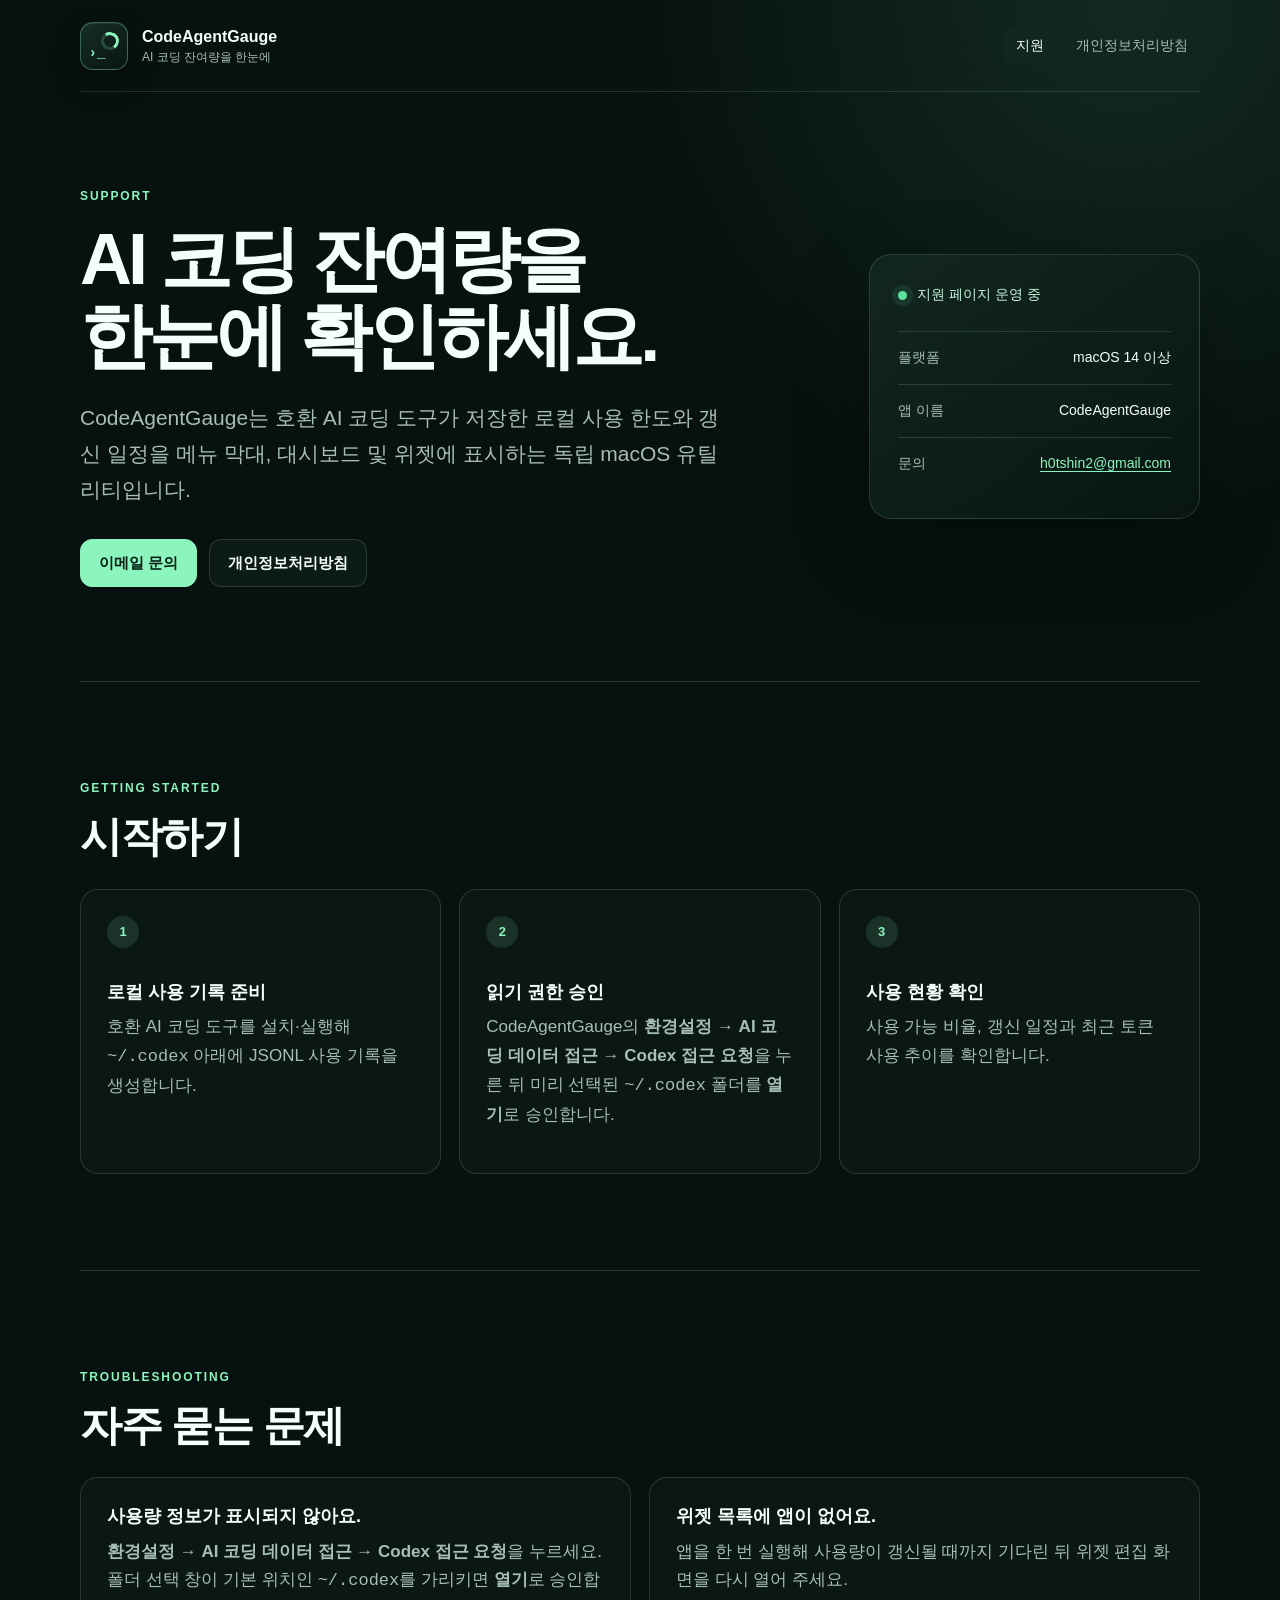
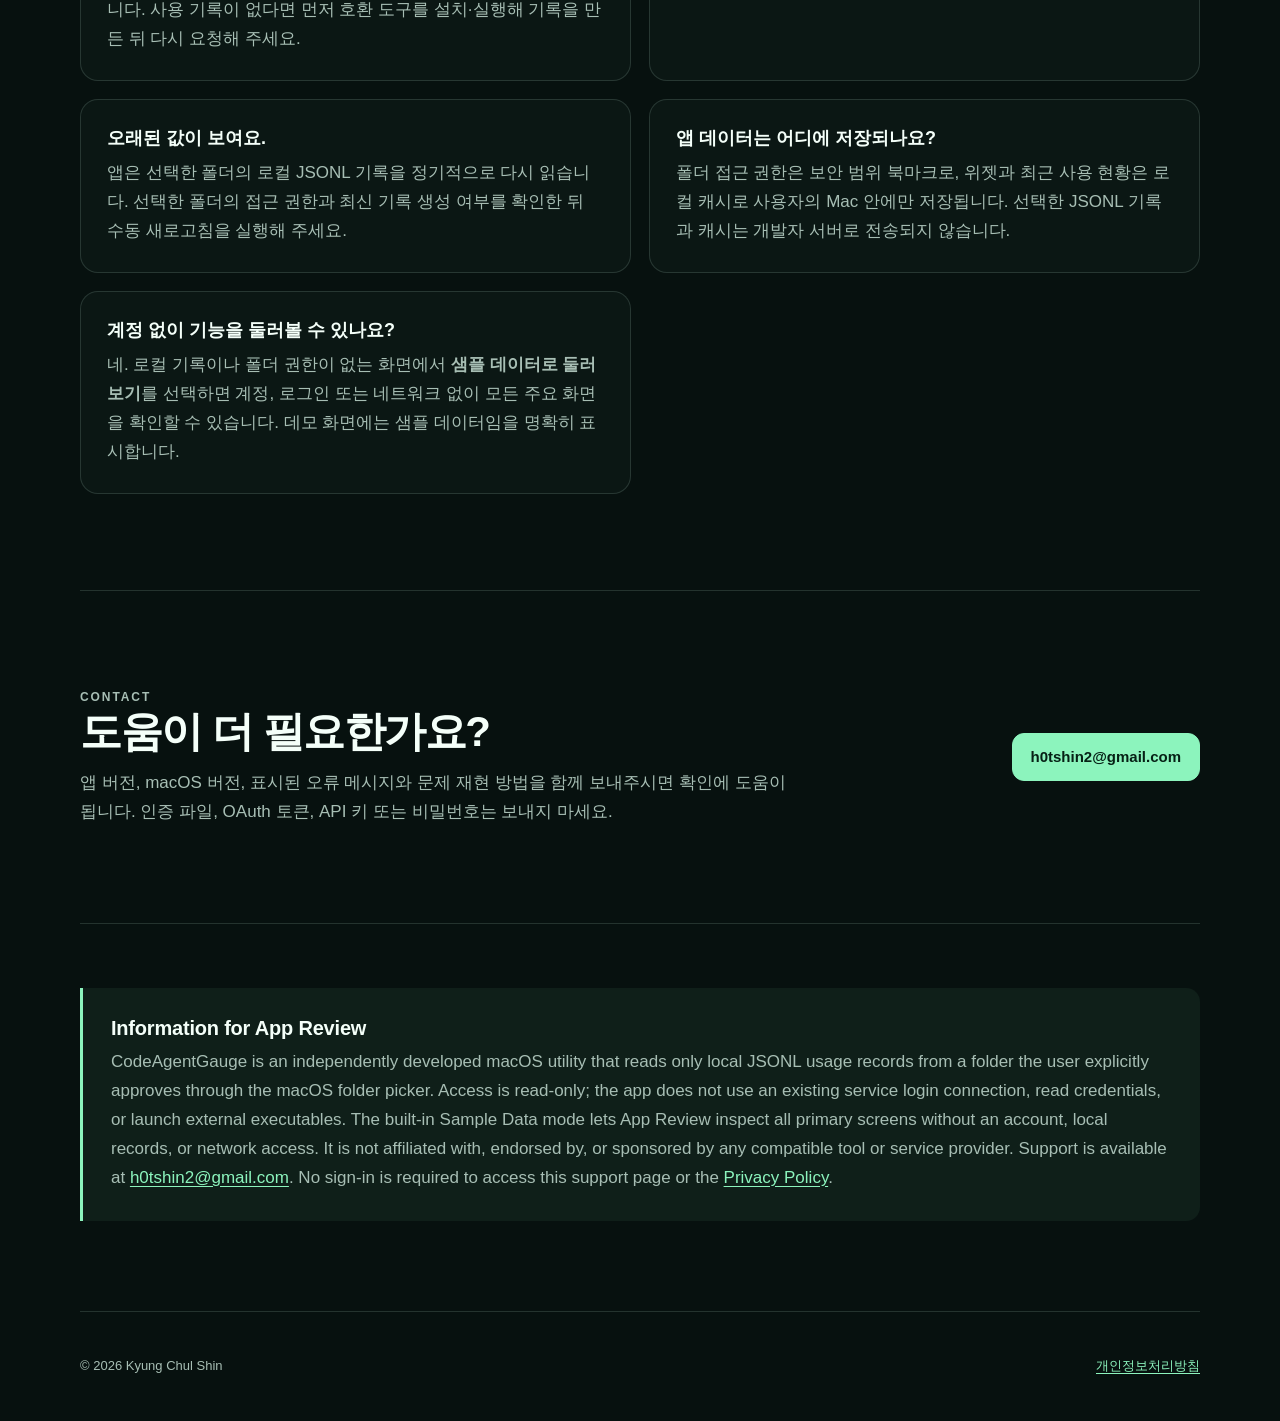
<file: index.html>
<!DOCTYPE html>
<html lang="ko">
  <head>
    <meta charset="utf-8">
    <meta name="viewport" content="width=device-width, initial-scale=1">
    <meta name="description" content="CodeAgentGauge macOS 앱의 공식 지원 페이지입니다.">
    <title>CodeAgentGauge — 지원</title>
    <link rel="stylesheet" href="styles.css">
  </head>
  <body>
    <header class="site-header">
      <a class="brand" href="index.html" aria-label="CodeAgentGauge 지원 홈">
        <span class="app-mark" aria-hidden="true">
          <span class="app-mark__prompt">›_</span>
          <span class="app-mark__gauge"></span>
        </span>
        <span>
          <strong>CodeAgentGauge</strong>
          <small>AI 코딩 잔여량을 한눈에</small>
        </span>
      </a>
      <nav aria-label="주요 메뉴">
        <a aria-current="page" href="index.html">지원</a>
        <a href="privacy.html">개인정보처리방침</a>
      </nav>
    </header>

    <main>
      <section class="hero">
        <div>
          <p class="eyebrow">SUPPORT</p>
          <h1>AI 코딩 잔여량을<br>한눈에 확인하세요.</h1>
          <p class="lede">
            CodeAgentGauge는 호환 AI 코딩 도구가 저장한 로컬 사용 한도와 갱신 일정을
            메뉴 막대, 대시보드 및 위젯에 표시하는 독립 macOS 유틸리티입니다.
          </p>
          <div class="actions">
            <a class="button button--primary" href="mailto:h0tshin2@gmail.com?subject=CodeAgentGauge%20%EC%A7%80%EC%9B%90%20%EB%AC%B8%EC%9D%98">이메일 문의</a>
            <a class="button" href="privacy.html">개인정보처리방침</a>
          </div>
        </div>
        <div class="status-card" role="group" aria-label="앱 지원 정보">
          <div class="status-card__top">
            <span class="live-dot" aria-hidden="true"></span>
            <span>지원 페이지 운영 중</span>
          </div>
          <dl>
            <div><dt>플랫폼</dt><dd>macOS 14 이상</dd></div>
            <div><dt>앱 이름</dt><dd>CodeAgentGauge</dd></div>
            <div><dt>문의</dt><dd><a href="mailto:h0tshin2@gmail.com">h0tshin2@gmail.com</a></dd></div>
          </dl>
        </div>
      </section>

      <section class="section" aria-labelledby="getting-started">
        <p class="eyebrow">GETTING STARTED</p>
        <h2 id="getting-started">시작하기</h2>
        <ol class="steps">
          <li>
            <span>1</span>
            <div><h3>로컬 사용 기록 준비</h3><p>호환 AI 코딩 도구를 설치·실행해 <code>~/.codex</code> 아래에 JSONL 사용 기록을 생성합니다.</p></div>
          </li>
          <li>
            <span>2</span>
            <div><h3>읽기 권한 승인</h3><p>CodeAgentGauge의 <strong>환경설정 → AI 코딩 데이터 접근 → Codex 접근 요청</strong>을 누른 뒤 미리 선택된 <code>~/.codex</code> 폴더를 <strong>열기</strong>로 승인합니다.</p></div>
          </li>
          <li>
            <span>3</span>
            <div><h3>사용 현황 확인</h3><p>사용 가능 비율, 갱신 일정과 최근 토큰 사용 추이를 확인합니다.</p></div>
          </li>
        </ol>
      </section>

      <section class="section" aria-labelledby="troubleshooting">
        <p class="eyebrow">TROUBLESHOOTING</p>
        <h2 id="troubleshooting">자주 묻는 문제</h2>
        <div class="faq-grid">
          <article>
            <h3>사용량 정보가 표시되지 않아요.</h3>
            <p><strong>환경설정 → AI 코딩 데이터 접근 → Codex 접근 요청</strong>을 누르세요. 폴더 선택 창이 기본 위치인 <code>~/.codex</code>를 가리키면 <strong>열기</strong>로 승인합니다. 사용 기록이 없다면 먼저 호환 도구를 설치·실행해 기록을 만든 뒤 다시 요청해 주세요.</p>
          </article>
          <article>
            <h3>위젯 목록에 앱이 없어요.</h3>
            <p>앱을 한 번 실행해 사용량이 갱신될 때까지 기다린 뒤 위젯 편집 화면을 다시 열어 주세요.</p>
          </article>
          <article>
            <h3>오래된 값이 보여요.</h3>
            <p>앱은 선택한 폴더의 로컬 JSONL 기록을 정기적으로 다시 읽습니다. 선택한 폴더의 접근 권한과 최신 기록 생성 여부를 확인한 뒤 수동 새로고침을 실행해 주세요.</p>
          </article>
          <article>
            <h3>앱 데이터는 어디에 저장되나요?</h3>
            <p>폴더 접근 권한은 보안 범위 북마크로, 위젯과 최근 사용 현황은 로컬 캐시로 사용자의 Mac 안에만 저장됩니다. 선택한 JSONL 기록과 캐시는 개발자 서버로 전송되지 않습니다.</p>
          </article>
          <article>
            <h3>계정 없이 기능을 둘러볼 수 있나요?</h3>
            <p>네. 로컬 기록이나 폴더 권한이 없는 화면에서 <strong>샘플 데이터로 둘러보기</strong>를 선택하면 계정, 로그인 또는 네트워크 없이 모든 주요 화면을 확인할 수 있습니다. 데모 화면에는 샘플 데이터임을 명확히 표시합니다.</p>
          </article>
        </div>
      </section>

      <section class="section contact" aria-labelledby="contact">
        <div>
          <p class="eyebrow">CONTACT</p>
          <h2 id="contact">도움이 더 필요한가요?</h2>
          <p>앱 버전, macOS 버전, 표시된 오류 메시지와 문제 재현 방법을 함께 보내주시면 확인에 도움이 됩니다. 인증 파일, OAuth 토큰, API 키 또는 비밀번호는 보내지 마세요.</p>
        </div>
        <a class="button button--primary" href="mailto:h0tshin2@gmail.com?subject=CodeAgentGauge%20%EC%A7%80%EC%9B%90%20%EB%AC%B8%EC%9D%98">h0tshin2@gmail.com</a>
      </section>

      <section class="review-note" lang="en" aria-labelledby="review-note">
        <h2 id="review-note">Information for App Review</h2>
        <p>CodeAgentGauge is an independently developed macOS utility that reads only local JSONL usage records from a folder the user explicitly approves through the macOS folder picker. Access is read-only; the app does not use an existing service login connection, read credentials, or launch external executables. The built-in Sample Data mode lets App Review inspect all primary screens without an account, local records, or network access. It is not affiliated with, endorsed by, or sponsored by any compatible tool or service provider. Support is available at <a href="mailto:h0tshin2@gmail.com">h0tshin2@gmail.com</a>. No sign-in is required to access this support page or the <a href="privacy.html">Privacy Policy</a>.</p>
      </section>
    </main>

    <footer>
      <span>© 2026 Kyung Chul Shin</span>
      <a href="privacy.html">개인정보처리방침</a>
    </footer>
  </body>
</html>
</file>
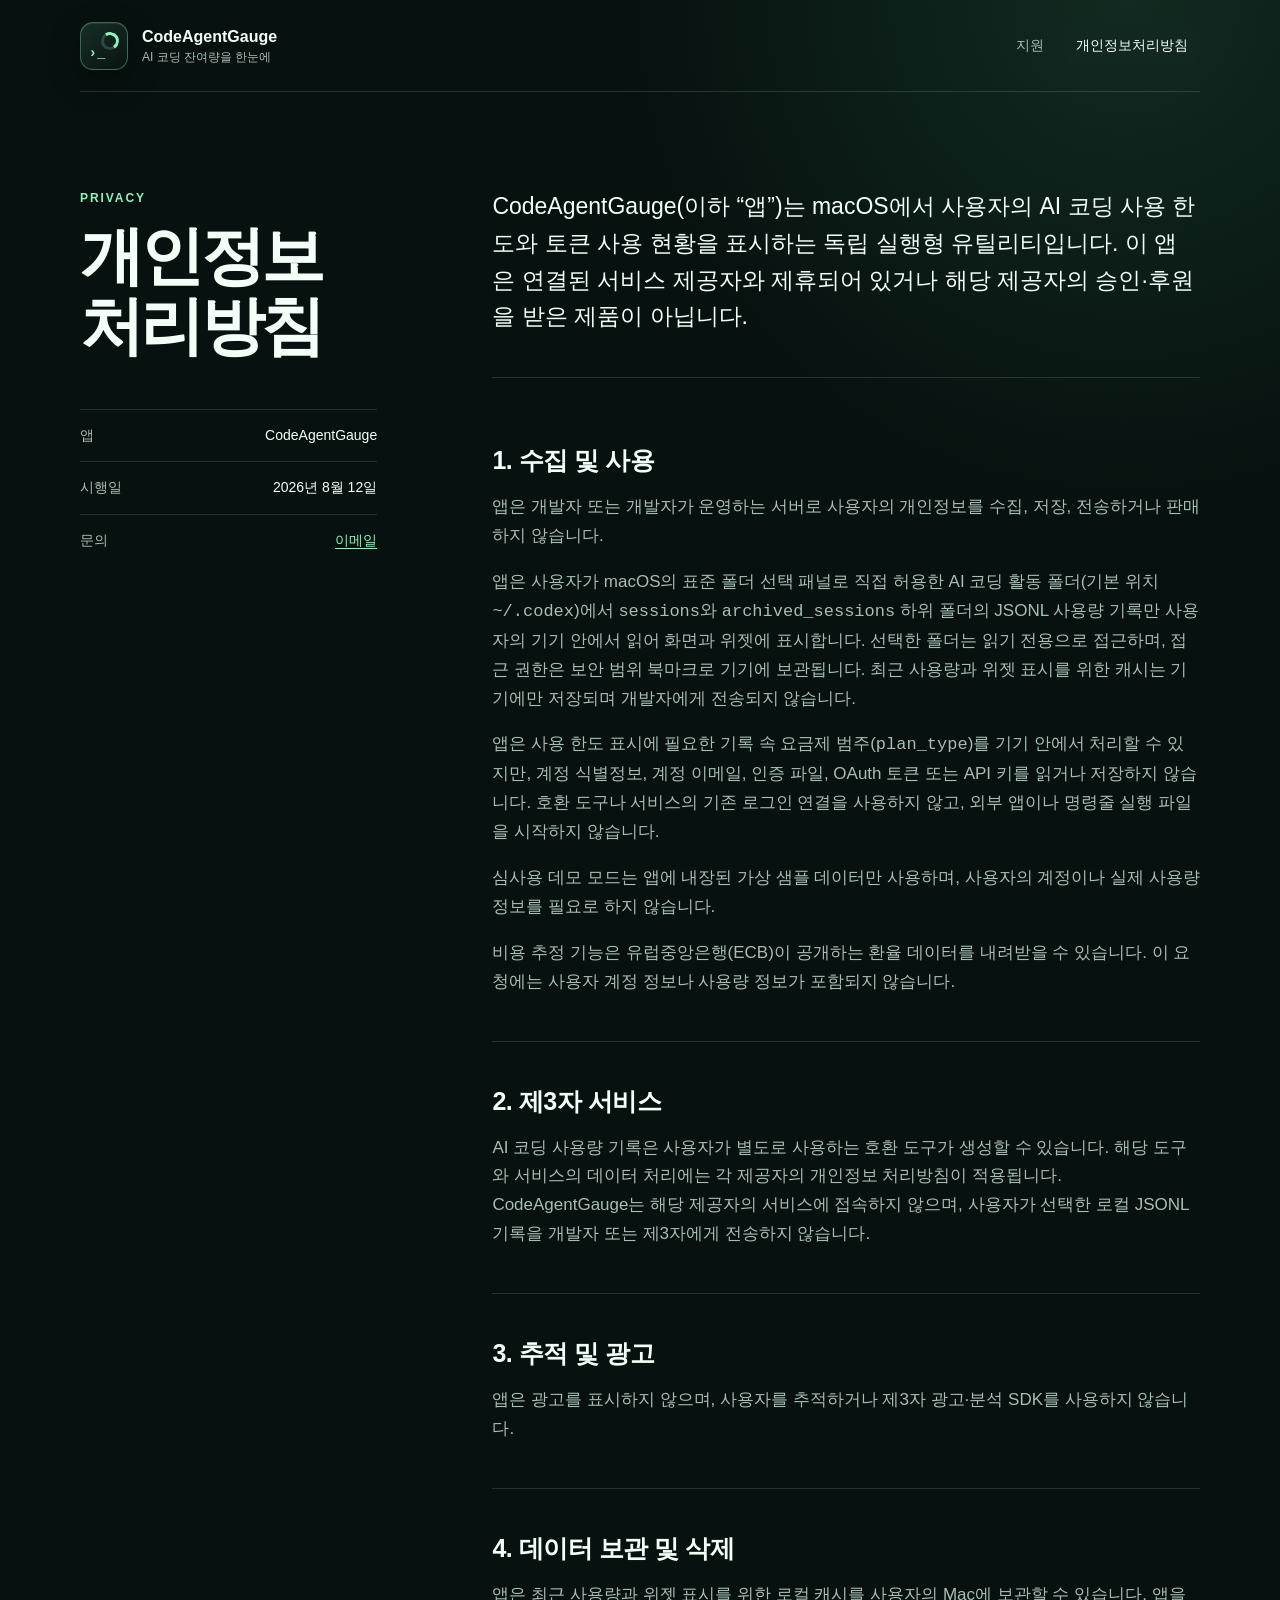
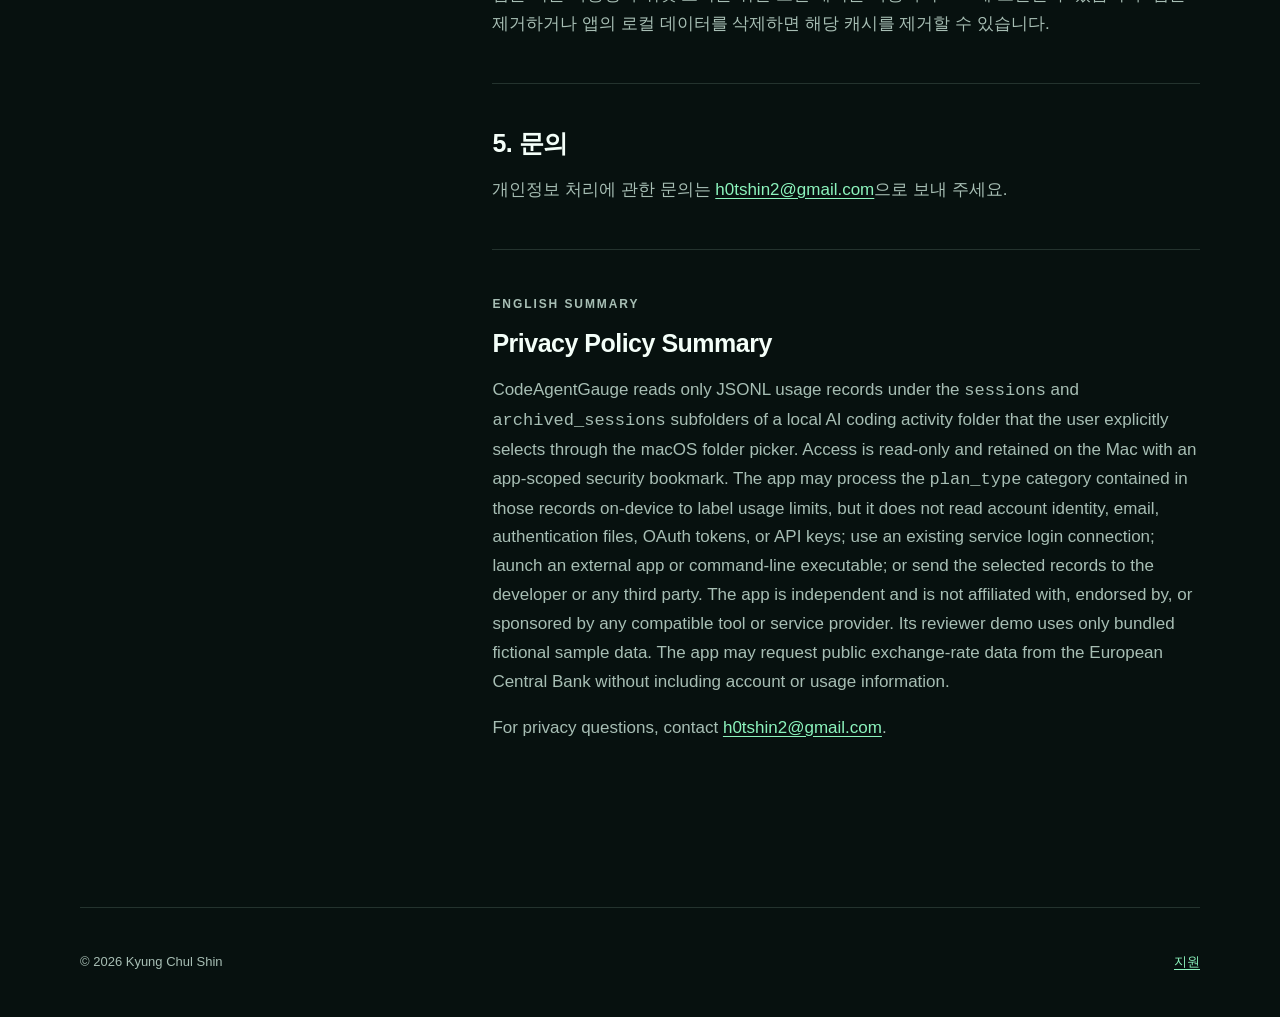
<file: privacy.html>
<!DOCTYPE html>
<html lang="ko">
  <head>
    <meta charset="utf-8">
    <meta name="viewport" content="width=device-width, initial-scale=1">
    <meta name="description" content="CodeAgentGauge macOS 앱의 개인정보 처리방침입니다.">
    <title>CodeAgentGauge — 개인정보 처리방침</title>
    <link rel="stylesheet" href="styles.css">
  </head>
  <body>
    <header class="site-header">
      <a class="brand" href="index.html" aria-label="CodeAgentGauge 지원 홈">
        <span class="app-mark" aria-hidden="true">
          <span class="app-mark__prompt">›_</span>
          <span class="app-mark__gauge"></span>
        </span>
        <span>
          <strong>CodeAgentGauge</strong>
          <small>AI 코딩 잔여량을 한눈에</small>
        </span>
      </a>
      <nav aria-label="주요 메뉴">
        <a href="index.html">지원</a>
        <a aria-current="page" href="privacy.html">개인정보처리방침</a>
      </nav>
    </header>

    <main class="policy-layout">
      <aside class="policy-meta">
        <p class="eyebrow">PRIVACY</p>
        <h1>개인정보<br>처리방침</h1>
        <dl>
          <div><dt>앱</dt><dd>CodeAgentGauge</dd></div>
          <div><dt>시행일</dt><dd>2026년 8월 12일</dd></div>
          <div><dt>문의</dt><dd><a href="mailto:h0tshin2@gmail.com">이메일</a></dd></div>
        </dl>
      </aside>

      <article class="policy-content">
        <p class="policy-summary">CodeAgentGauge(이하 “앱”)는 macOS에서 사용자의 AI 코딩 사용 한도와 토큰 사용 현황을 표시하는 독립 실행형 유틸리티입니다. 이 앱은 연결된 서비스 제공자와 제휴되어 있거나 해당 제공자의 승인·후원을 받은 제품이 아닙니다.</p>

        <section>
          <h2>1. 수집 및 사용</h2>
          <p>앱은 개발자 또는 개발자가 운영하는 서버로 사용자의 개인정보를 수집, 저장, 전송하거나 판매하지 않습니다.</p>
          <p>앱은 사용자가 macOS의 표준 폴더 선택 패널로 직접 허용한 AI 코딩 활동 폴더(기본 위치 <code>~/.codex</code>)에서 <code>sessions</code>와 <code>archived_sessions</code> 하위 폴더의 JSONL 사용량 기록만 사용자의 기기 안에서 읽어 화면과 위젯에 표시합니다. 선택한 폴더는 읽기 전용으로 접근하며, 접근 권한은 보안 범위 북마크로 기기에 보관됩니다. 최근 사용량과 위젯 표시를 위한 캐시는 기기에만 저장되며 개발자에게 전송되지 않습니다.</p>
          <p>앱은 사용 한도 표시에 필요한 기록 속 요금제 범주(<code>plan_type</code>)를 기기 안에서 처리할 수 있지만, 계정 식별정보, 계정 이메일, 인증 파일, OAuth 토큰 또는 API 키를 읽거나 저장하지 않습니다. 호환 도구나 서비스의 기존 로그인 연결을 사용하지 않고, 외부 앱이나 명령줄 실행 파일을 시작하지 않습니다.</p>
          <p>심사용 데모 모드는 앱에 내장된 가상 샘플 데이터만 사용하며, 사용자의 계정이나 실제 사용량 정보를 필요로 하지 않습니다.</p>
          <p>비용 추정 기능은 유럽중앙은행(ECB)이 공개하는 환율 데이터를 내려받을 수 있습니다. 이 요청에는 사용자 계정 정보나 사용량 정보가 포함되지 않습니다.</p>
        </section>

        <section>
          <h2>2. 제3자 서비스</h2>
          <p>AI 코딩 사용량 기록은 사용자가 별도로 사용하는 호환 도구가 생성할 수 있습니다. 해당 도구와 서비스의 데이터 처리에는 각 제공자의 개인정보 처리방침이 적용됩니다. CodeAgentGauge는 해당 제공자의 서비스에 접속하지 않으며, 사용자가 선택한 로컬 JSONL 기록을 개발자 또는 제3자에게 전송하지 않습니다.</p>
        </section>

        <section>
          <h2>3. 추적 및 광고</h2>
          <p>앱은 광고를 표시하지 않으며, 사용자를 추적하거나 제3자 광고·분석 SDK를 사용하지 않습니다.</p>
        </section>

        <section>
          <h2>4. 데이터 보관 및 삭제</h2>
          <p>앱은 최근 사용량과 위젯 표시를 위한 로컬 캐시를 사용자의 Mac에 보관할 수 있습니다. 앱을 제거하거나 앱의 로컬 데이터를 삭제하면 해당 캐시를 제거할 수 있습니다.</p>
        </section>

        <section>
          <h2>5. 문의</h2>
          <p>개인정보 처리에 관한 문의는 <a href="mailto:h0tshin2@gmail.com?subject=CodeAgentGauge%20%EA%B0%9C%EC%9D%B8%EC%A0%95%EB%B3%B4%20%EB%AC%B8%EC%9D%98">h0tshin2@gmail.com</a>으로 보내 주세요.</p>
        </section>

        <section class="english-summary" lang="en">
          <p class="eyebrow">ENGLISH SUMMARY</p>
          <h2>Privacy Policy Summary</h2>
          <p>CodeAgentGauge reads only JSONL usage records under the <code>sessions</code> and <code>archived_sessions</code> subfolders of a local AI coding activity folder that the user explicitly selects through the macOS folder picker. Access is read-only and retained on the Mac with an app-scoped security bookmark. The app may process the <code>plan_type</code> category contained in those records on-device to label usage limits, but it does not read account identity, email, authentication files, OAuth tokens, or API keys; use an existing service login connection; launch an external app or command-line executable; or send the selected records to the developer or any third party. The app is independent and is not affiliated with, endorsed by, or sponsored by any compatible tool or service provider. Its reviewer demo uses only bundled fictional sample data. The app may request public exchange-rate data from the European Central Bank without including account or usage information.</p>
          <p>For privacy questions, contact <a href="mailto:h0tshin2@gmail.com">h0tshin2@gmail.com</a>.</p>
        </section>
      </article>
    </main>

    <footer>
      <span>© 2026 Kyung Chul Shin</span>
      <a href="index.html">지원</a>
    </footer>
  </body>
</html>
</file>
<file: styles.css>
:root {
  color-scheme: light dark;
  --bg: #07110f;
  --surface: #0d1b18;
  --surface-strong: #132721;
  --line: rgba(210, 255, 235, 0.14);
  --text: #f4fff9;
  --muted: #a7beb4;
  --accent: #8cf4bd;
  --accent-strong: #60dfa0;
  --ink-on-accent: #062015;
  --max-width: 1120px;
  font-family: -apple-system, BlinkMacSystemFont, "SF Pro Text", "Apple SD Gothic Neo", "Noto Sans KR", sans-serif;
}

* {
  box-sizing: border-box;
}

html {
  scroll-behavior: smooth;
}

body {
  margin: 0;
  background:
    radial-gradient(circle at 88% 0%, rgba(96, 223, 160, 0.12), transparent 32rem),
    var(--bg);
  color: var(--text);
  font-size: 17px;
  line-height: 1.7;
}

a {
  color: var(--accent);
  text-underline-offset: 0.2em;
}

a:hover {
  color: #c4ffdf;
}

.site-header,
main,
footer {
  width: min(calc(100% - 40px), var(--max-width));
  margin-inline: auto;
}

.site-header {
  min-height: 92px;
  display: flex;
  align-items: center;
  justify-content: space-between;
  gap: 24px;
  border-bottom: 1px solid var(--line);
}

.brand {
  display: inline-flex;
  align-items: center;
  gap: 14px;
  color: var(--text);
  text-decoration: none;
  line-height: 1.2;
}

.brand strong,
.brand small {
  display: block;
}

.brand strong {
  font-size: 16px;
}

.brand small {
  margin-top: 4px;
  color: var(--muted);
  font-size: 12px;
}

.app-mark {
  position: relative;
  width: 48px;
  height: 48px;
  display: grid;
  place-items: center;
  overflow: hidden;
  border: 1px solid rgba(140, 244, 189, 0.35);
  border-radius: 13px;
  background: linear-gradient(145deg, #172e27, #091411);
  box-shadow: inset 0 1px rgba(255, 255, 255, 0.08), 0 12px 32px rgba(0, 0, 0, 0.26);
}

.app-mark__prompt {
  color: var(--accent);
  font: 700 14px/1 ui-monospace, "SFMono-Regular", Menlo, monospace;
  transform: translate(-7px, 7px);
}

.app-mark__gauge {
  position: absolute;
  top: 9px;
  right: 8px;
  width: 18px;
  height: 18px;
  border: 3px solid rgba(140, 244, 189, 0.2);
  border-top-color: var(--accent);
  border-right-color: var(--accent);
  border-radius: 50%;
  transform: rotate(12deg);
}

nav {
  display: flex;
  align-items: center;
  gap: 8px;
}

nav a {
  padding: 8px 12px;
  border-radius: 10px;
  color: var(--muted);
  font-size: 14px;
  text-decoration: none;
}

nav a[aria-current="page"],
nav a:hover {
  background: var(--surface-strong);
  color: var(--text);
}

.hero {
  min-height: 590px;
  display: grid;
  grid-template-columns: minmax(0, 1.35fr) minmax(280px, 0.65fr);
  align-items: center;
  gap: clamp(42px, 8vw, 110px);
  border-bottom: 1px solid var(--line);
}

.eyebrow {
  margin: 0 0 14px;
  color: var(--accent);
  font-size: 12px;
  font-weight: 760;
  letter-spacing: 0.16em;
}

h1,
h2,
h3,
p {
  margin-top: 0;
}

h1 {
  margin-bottom: 24px;
  font-size: clamp(42px, 7vw, 72px);
  line-height: 1.08;
  letter-spacing: -0.055em;
}

h2 {
  margin-bottom: 26px;
  font-size: clamp(28px, 4vw, 42px);
  line-height: 1.2;
  letter-spacing: -0.035em;
}

h3 {
  margin-bottom: 8px;
  font-size: 18px;
  line-height: 1.4;
}

.lede {
  max-width: 650px;
  color: var(--muted);
  font-size: clamp(18px, 2.4vw, 21px);
}

.actions {
  display: flex;
  flex-wrap: wrap;
  gap: 12px;
  margin-top: 32px;
}

.button {
  min-height: 46px;
  display: inline-flex;
  align-items: center;
  justify-content: center;
  padding: 10px 18px;
  border: 1px solid var(--line);
  border-radius: 12px;
  background: var(--surface);
  color: var(--text);
  font-size: 15px;
  font-weight: 680;
  text-decoration: none;
}

.button:hover {
  border-color: rgba(140, 244, 189, 0.45);
  background: var(--surface-strong);
  color: var(--text);
}

.button--primary {
  border-color: var(--accent);
  background: var(--accent);
  color: var(--ink-on-accent);
}

.button--primary:hover {
  background: #b0fbd1;
  color: var(--ink-on-accent);
}

.status-card {
  padding: 28px;
  border: 1px solid var(--line);
  border-radius: 22px;
  background: linear-gradient(145deg, rgba(19, 39, 33, 0.94), rgba(9, 22, 18, 0.94));
  box-shadow: 0 28px 80px rgba(0, 0, 0, 0.26);
}

.status-card__top {
  display: flex;
  align-items: center;
  gap: 10px;
  margin-bottom: 24px;
  color: #c8f6dc;
  font-size: 14px;
}

.live-dot {
  width: 9px;
  height: 9px;
  border-radius: 50%;
  background: var(--accent-strong);
  box-shadow: 0 0 0 6px rgba(96, 223, 160, 0.1);
}

dl,
dd {
  margin: 0;
}

.status-card dl > div,
.policy-meta dl > div {
  display: flex;
  justify-content: space-between;
  gap: 18px;
  padding: 14px 0;
  border-top: 1px solid var(--line);
}

dt {
  color: var(--muted);
  font-size: 14px;
}

dd {
  text-align: right;
  font-size: 14px;
}

.section {
  padding: 96px 0;
  border-bottom: 1px solid var(--line);
}

.steps {
  display: grid;
  grid-template-columns: repeat(3, 1fr);
  gap: 18px;
  margin: 0;
  padding: 0;
  list-style: none;
}

.steps li,
.faq-grid article {
  padding: 26px;
  border: 1px solid var(--line);
  border-radius: 18px;
  background: rgba(13, 27, 24, 0.7);
}

.steps li > span {
  width: 32px;
  height: 32px;
  display: grid;
  place-items: center;
  margin-bottom: 32px;
  border-radius: 50%;
  background: rgba(140, 244, 189, 0.12);
  color: var(--accent);
  font-size: 13px;
  font-weight: 760;
}

.steps p,
.faq-grid p,
.contact p,
.review-note p,
.policy-content p {
  color: var(--muted);
}

.faq-grid {
  display: grid;
  grid-template-columns: repeat(2, 1fr);
  gap: 18px;
}

.faq-grid article p {
  margin-bottom: 0;
}

.contact {
  display: flex;
  align-items: center;
  justify-content: space-between;
  gap: 50px;
}

.contact > div {
  max-width: 720px;
}

.contact h2 {
  margin-bottom: 12px;
}

.contact p {
  margin-bottom: 0;
}

.review-note {
  margin: 64px 0 90px;
  padding: 28px;
  border-left: 3px solid var(--accent);
  border-radius: 0 14px 14px 0;
  background: rgba(140, 244, 189, 0.06);
}

.review-note h2 {
  margin-bottom: 8px;
  font-size: 20px;
  letter-spacing: -0.01em;
}

.review-note p {
  margin-bottom: 0;
}

.policy-layout {
  display: grid;
  grid-template-columns: minmax(250px, 0.42fr) minmax(0, 1fr);
  gap: clamp(50px, 9vw, 130px);
  padding: 96px 0 120px;
}

.policy-meta {
  position: sticky;
  top: 40px;
  align-self: start;
}

.policy-meta h1 {
  font-size: clamp(42px, 6vw, 64px);
}

.policy-meta dl {
  margin-top: 48px;
}

.policy-content {
  max-width: 760px;
}

.policy-summary {
  padding-bottom: 42px;
  border-bottom: 1px solid var(--line);
  color: var(--text) !important;
  font-size: 23px;
  line-height: 1.6;
}

.policy-content section {
  padding: 44px 0;
  border-bottom: 1px solid var(--line);
}

.policy-content section h2 {
  margin-bottom: 18px;
  font-size: 25px;
  letter-spacing: -0.02em;
}

.policy-content section p:last-child {
  margin-bottom: 0;
}

.english-summary {
  border-bottom: 0 !important;
}

footer {
  min-height: 110px;
  display: flex;
  align-items: center;
  justify-content: space-between;
  gap: 24px;
  border-top: 1px solid var(--line);
  color: var(--muted);
  font-size: 13px;
}

@media (max-width: 760px) {
  body {
    font-size: 16px;
  }

  .site-header {
    padding: 16px 0;
    align-items: flex-start;
  }

  .brand small {
    display: none;
  }

  nav {
    flex-direction: column;
    align-items: flex-end;
  }

  nav a {
    padding: 4px 8px;
  }

  .hero {
    min-height: auto;
    grid-template-columns: 1fr;
    padding: 76px 0;
  }

  h1 {
    font-size: clamp(39px, 12vw, 58px);
  }

  .section {
    padding: 72px 0;
  }

  .steps,
  .faq-grid {
    grid-template-columns: 1fr;
  }

  .contact {
    align-items: flex-start;
    flex-direction: column;
  }

  .policy-layout {
    grid-template-columns: 1fr;
    padding-top: 72px;
  }

  .policy-meta {
    position: static;
  }
}

@media (prefers-reduced-motion: reduce) {
  html {
    scroll-behavior: auto;
  }
}
</file>
